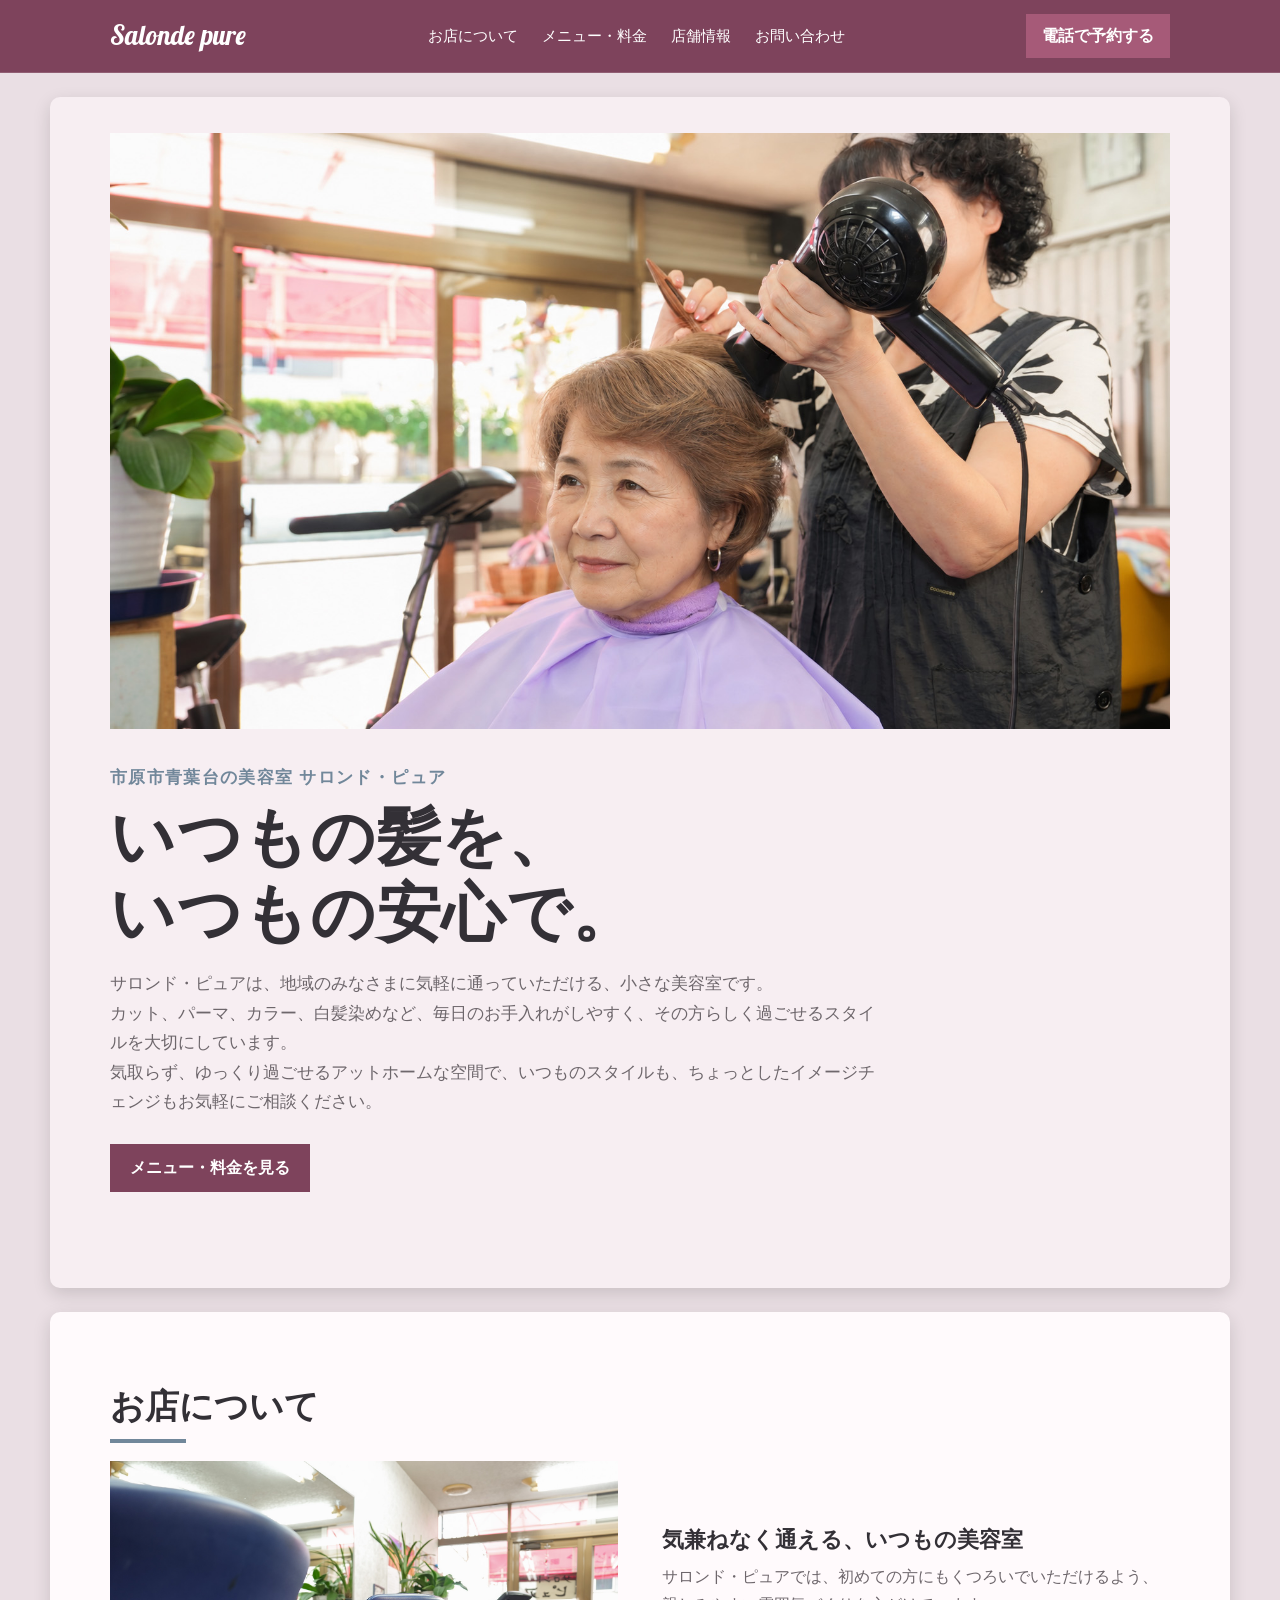
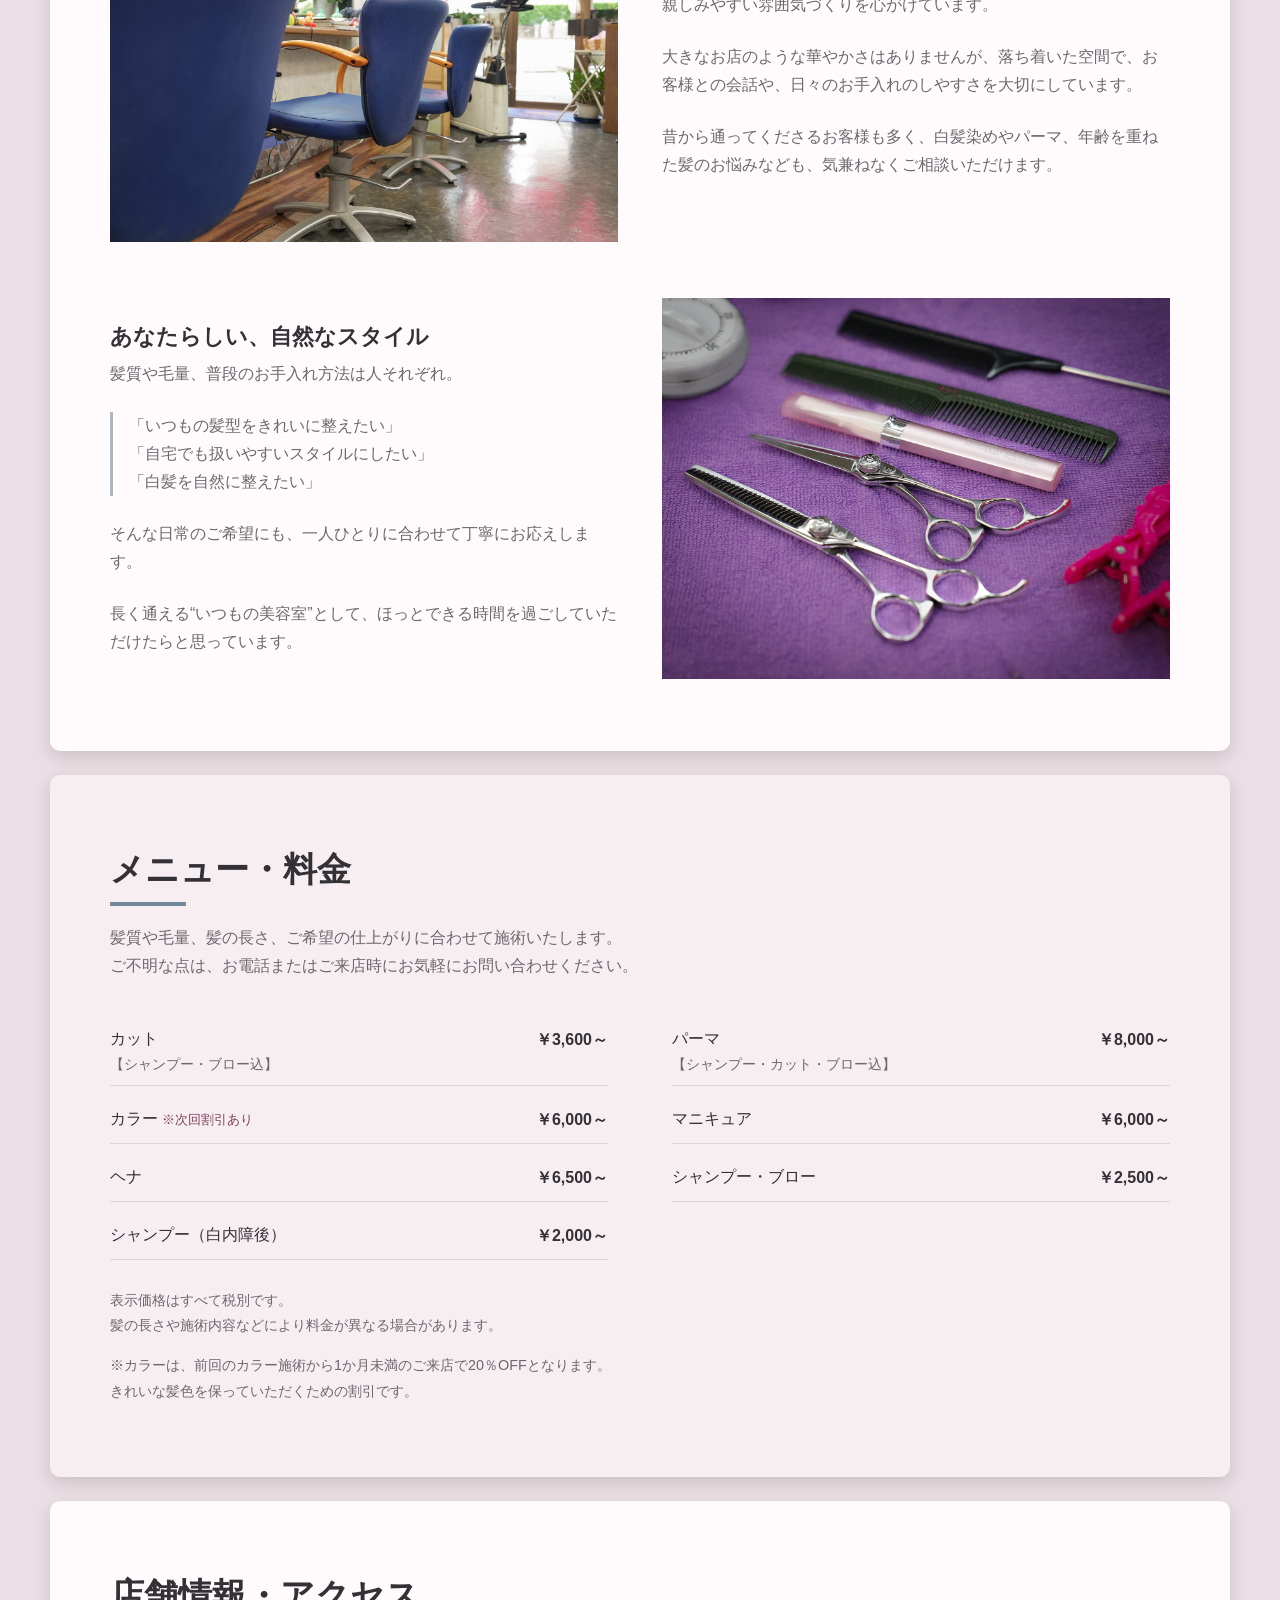
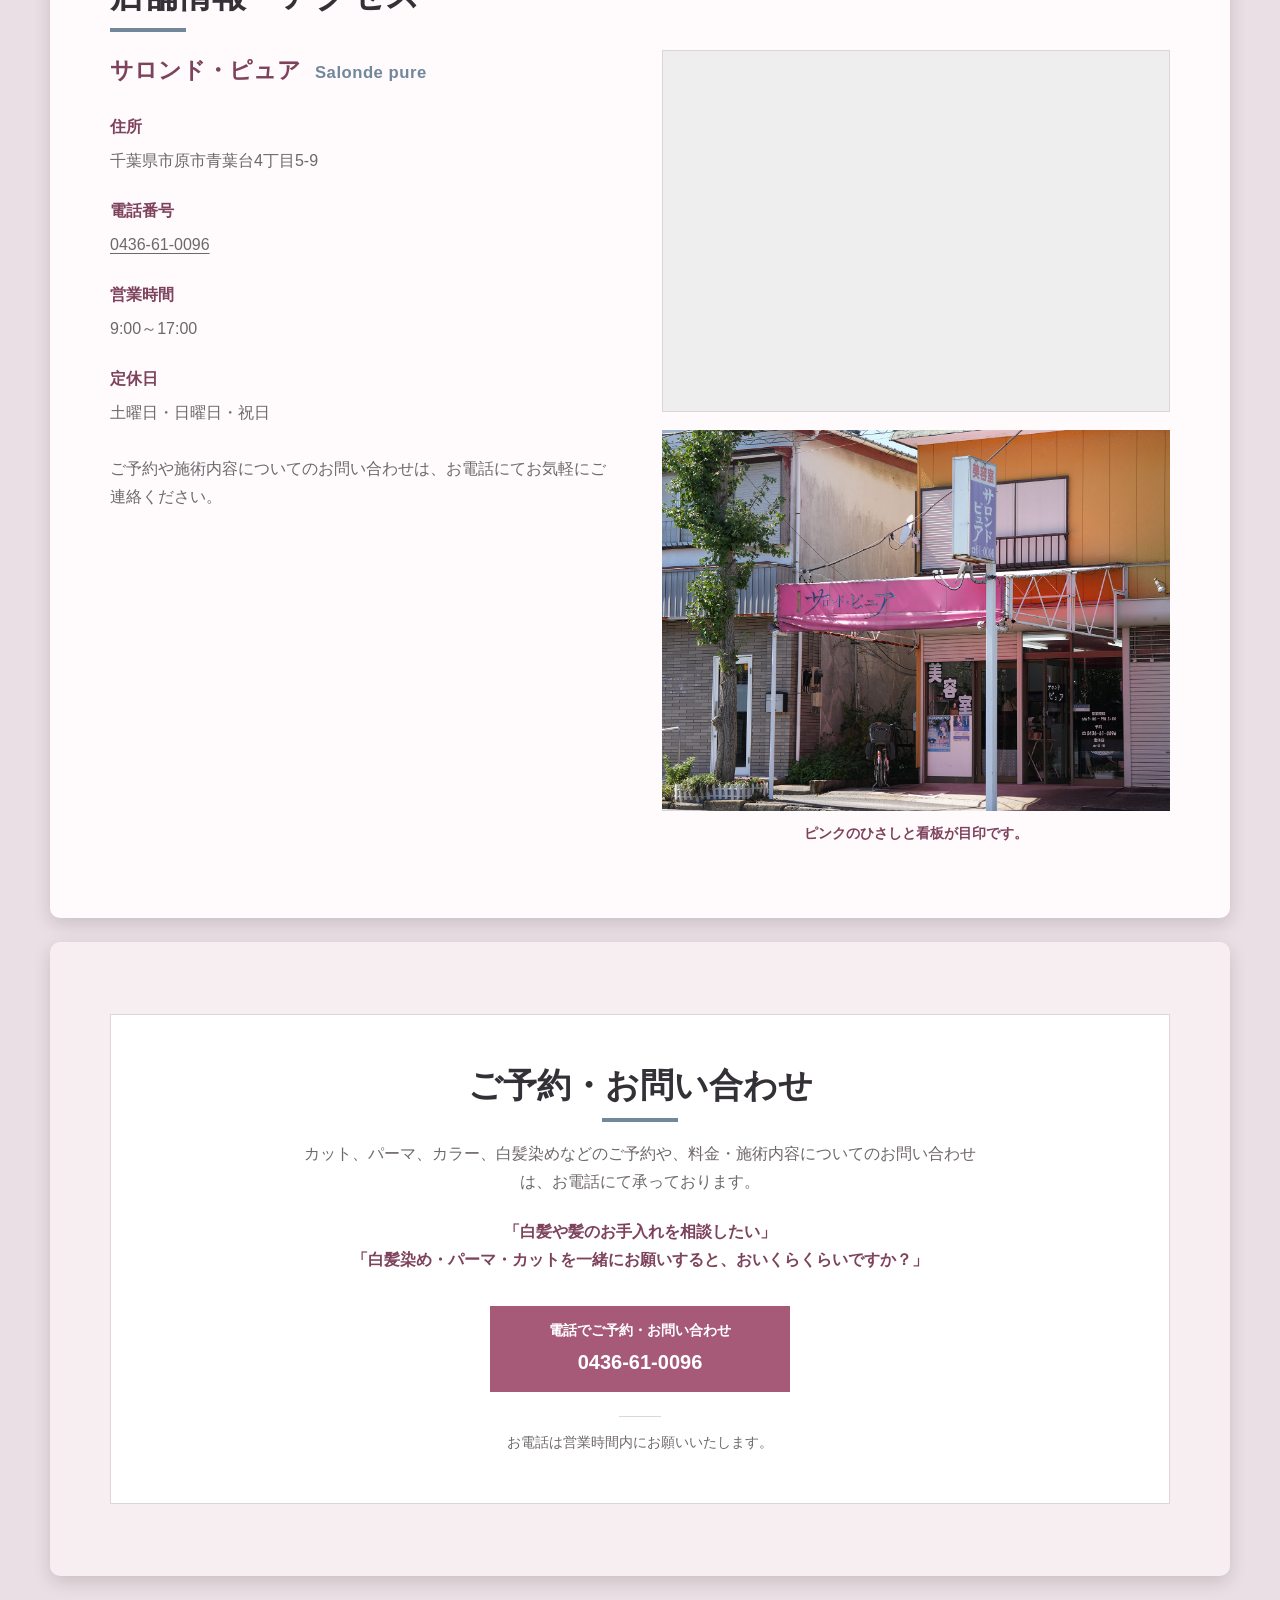
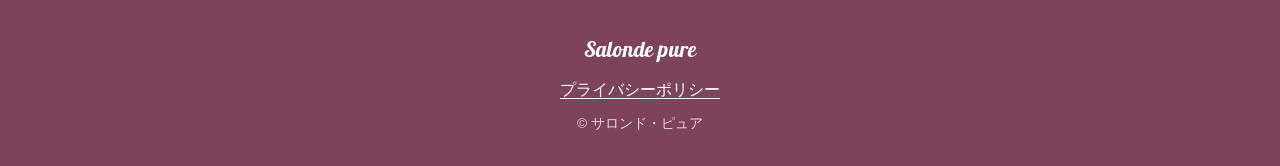
<file: index.html>
<!doctype html>
<html lang="ja">
  <head>
    <meta charset="UTF-8" />
    <meta name="viewport" content="width=device-width, initial-scale=1.0" />

    <!--
    練習・デモ用なので検索エンジンには出さない設定。
    本番公開時は、必要に応じて削除する。
  -->
    <meta name="robots" content="noindex,nofollow" />

    <title>サロンド・ピュア（Salonde pure）｜市原市青葉台の美容室</title>
    <meta
      name="description"
      content="市原市青葉台の小さな美容室 サロンド・ピュア（Salonde pure）。カット、パーマ、カラー、白髪染めなど、毎日のお手入れがしやすいスタイルをご提案します。"
    />

    <!--
    CSSは2段構成。

    reset.css
    → ブラウザごとの初期スタイル差を整える土台。

    style.css
    → このサイト固有のレイアウト・色・装飾。

    reset.css を先、style.css を後に読むことが重要。
    後から読み込んだ style.css で必要な見た目を上書きする。
  -->
    <link rel="stylesheet" href="css/reset.css" />
    <link rel="stylesheet" href="css/style.css" />

    <!--
    favicon：
    今回は「SP」のモノグラムを使用。
    本番案件ではクライアントの正式ロゴがあれば差し替える。
  -->
    <link rel="icon" href="favicon.ico" sizes="any" />
    <link rel="icon" type="image/png" sizes="32x32" href="img/favicon-32.png" />
    <link rel="apple-touch-icon" href="img/apple-touch-icon.png" />

    <!--
    Headerの英字店名だけ、実店舗メンバーズカードの雰囲気に近い
    Google Fonts「Lobster」を使用する。

    本文は読みやすさ優先で、従来の日本語向けシステムフォントを維持。
  -->
    <link rel="preconnect" href="https://fonts.googleapis.com" />
    <link rel="preconnect" href="https://fonts.gstatic.com" crossorigin />
    <link
      href="https://fonts.googleapis.com/css2?family=Lobster&display=swap"
      rel="stylesheet"
    />

    <!--
    OGPは次段階で追加予定。
    デモ公開時は noindex のままでもよい。
  --></head>

  <body id="top">
    <!-- ========================================================
       Header
       ======================================================== -->
    <header class="site-header">
      <div class="container header-inner">
        <!--
        店名ロゴはTOPへのリンク。
        1ページサイトでは、ロゴを押すとページ先頭へ戻る動作が自然。
      -->
        <a class="site-logo" href="#top" aria-label="ページの先頭へ戻る">
          Salonde pure
        </a>

        <nav aria-label="メインナビゲーション">
          <ul class="nav-list">
            <li><a href="#about">お店について</a></li>
            <li><a href="#menu">メニュー・料金</a></li>
            <li><a href="#access">店舗情報</a></li>
            <li><a href="#contact">お問い合わせ</a></li>
          </ul>
        </nav>

        <!--
        Headerの強調CTAは「電話で予約する」。

        通常navの「お問い合わせ」は #contact へ。
        強調CTAは直接 tel: へ。

        同じ場所へ飛ぶリンクを二重に置かず、
        「情報を見る」と「電話する」の役割を分ける。
      -->
        <a class="header-cta" href="tel:0436610096"> 電話で予約する </a>
      </div>
    </header>

    <main>
      <!-- ======================================================
         Hero
         ====================================================== -->
      <section class="hero">
        <div class="container">
          <!--
          Hero画像。

          PCでは16:9、スマホではCSS側で4:3の額縁へ変更する。
          重要な人物・手元を中央寄りに配置した画像なので、
          左右がトリミングされても主役が残りやすい。
        -->
          <div class="hero-visual">
            <img
              src="img/hero_salon.jpg"
              alt="美容師が女性客の髪をブラシで整えているサロンド・ピュアのイメージ"
            />
          </div>

          <div class="hero-text">
            <h1 class="hero-title">市原市青葉台の美容室 サロンド・ピュア</h1>

            <p class="hero-catch">
              いつもの髪を、<br />
              いつもの安心で。
            </p>

            <p class="hero-description">
              サロンド・ピュアは、地域のみなさまに気軽に通っていただける、小さな美容室です。<br />
              カット、パーマ、カラー、白髪染めなど、毎日のお手入れがしやすく、その方らしく過ごせるスタイルを大切にしています。<br />
              気取らず、ゆっくり過ごせるアットホームな空間で、いつものスタイルも、ちょっとしたイメージチェンジもお気軽にご相談ください。
            </p>

            <a class="hero-button" href="#menu"> メニュー・料金を見る </a>
          </div>
        </div>
      </section>

      <!-- ======================================================
         About
         ====================================================== -->
      <section id="about" class="section">
        <div class="container">
          <h2 class="section-title">お店について</h2>

          <div class="about-row">
            <!--
            About 1：店内の雰囲気を見せる4:3画像。
            「空間」の説明役なので、人物は置かず店内そのものを見せる。
          -->
            <div class="about-visual">
              <img
                src="img/about_salon_interior.jpg"
                alt="ピンク色の美容椅子と鏡がある小さな美容室の店内イメージ"
                loading="lazy"
              />
            </div>

            <div class="about-text">
              <h3>気兼ねなく通える、いつもの美容室</h3>
              <p>
                サロンド・ピュアでは、初めての方にもくつろいでいただけるよう、親しみやすい雰囲気づくりを心がけています。
              </p>
              <p>
                大きなお店のような華やかさはありませんが、落ち着いた空間で、お客様との会話や、日々のお手入れのしやすさを大切にしています。
              </p>
              <p>
                昔から通ってくださるお客様も多く、白髪染めやパーマ、年齢を重ねた髪のお悩みなども、気兼ねなくご相談いただけます。
              </p>
            </div>
          </div>

          <div class="about-row reverse">
            <!--
            About 2：仕事道具のディテールを見せる4:3画像。
            About 1が「空間」、こちらは「仕事」の説明役。
          -->
            <div class="about-visual">
              <img
                src="img/about_salon_tools.jpg"
                alt="ハサミ、コーム、ブラシなど美容室の仕事道具のイメージ"
                loading="lazy"
              />
            </div>

            <div class="about-text">
              <h3>あなたらしい、自然なスタイル</h3>
              <p>髪質や毛量、普段のお手入れ方法は人それぞれ。</p>
              <p class="about-quote">
                「いつもの髪型をきれいに整えたい」<br />
                「自宅でも扱いやすいスタイルにしたい」<br />
                「白髪を自然に整えたい」
              </p>
              <p>
                そんな日常のご希望にも、一人ひとりに合わせて丁寧にお応えします。
              </p>
              <p>
                長く通える“いつもの美容室”として、ほっとできる時間を過ごしていただけたらと思っています。
              </p>
            </div>
          </div>
        </div>
      </section>

      <!-- ======================================================
         Menu
         ====================================================== -->
      <section id="menu" class="section">
        <div class="container">
          <h2 class="section-title">メニュー・料金</h2>

          <p class="section-lead">
            髪質や毛量、髪の長さ、ご希望の仕上がりに合わせて施術いたします。<br />
            ご不明な点は、お電話またはご来店時にお気軽にお問い合わせください。
          </p>

          <div class="menu-grid">
            <div class="menu-item">
              <span class="menu-name">
                <span class="menu-name-main">カット</span>
                <span class="menu-detail">【シャンプー・ブロー込】</span>
              </span>
              <span class="menu-price">￥3,600～</span>
            </div>

            <div class="menu-item">
              <span class="menu-name">
                <span class="menu-name-main">パーマ</span>
                <span class="menu-detail"
                  >【シャンプー・カット・ブロー込】</span
                >
              </span>
              <span class="menu-price">￥8,000～</span>
            </div>

            <div class="menu-item">
              <span class="menu-name"
                >カラー
                <span class="menu-discount-label">※次回割引あり</span></span
              >
              <span class="menu-price">￥6,000～</span>
            </div>

            <div class="menu-item">
              <span class="menu-name">マニキュア</span>
              <span class="menu-price">￥6,000～</span>
            </div>

            <div class="menu-item">
              <span class="menu-name">ヘナ</span>
              <span class="menu-price">￥6,500～</span>
            </div>

            <div class="menu-item">
              <span class="menu-name">シャンプー・ブロー</span>
              <span class="menu-price">￥2,500～</span>
            </div>

            <div class="menu-item">
              <span class="menu-name">シャンプー（白内障後）</span>
              <span class="menu-price">￥2,000～</span>
            </div>
          </div>

          <p class="menu-note">
            表示価格はすべて税別です。<br />
            髪の長さや施術内容などにより料金が異なる場合があります。
          </p>

          <p class="menu-note menu-note-discount">
            ※カラーは、前回のカラー施術から1か月未満のご来店で20％OFFとなります。<br />
            きれいな髪色を保っていただくための割引です。
          </p>
        </div>
      </section>

      <!-- ======================================================
         Store information / Access
         ====================================================== -->
      <section id="access" class="section">
        <div class="container">
          <h2 class="section-title">店舗情報・アクセス</h2>

          <div class="info-layout">
            <div class="info-text">
              <h3 class="shop-name">
                サロンド・ピュア <span class="shop-name-en">Salonde pure</span>
              </h3>

              <dl class="info-list">
                <dt>住所</dt>
                <dd>千葉県市原市青葉台4丁目5-9</dd>

                <dt>電話番号</dt>
                <dd><a href="tel:0436610096">0436-61-0096</a></dd>

                <dt>営業時間</dt>
                <dd>9:00～17:00</dd>

                <dt>定休日</dt>
                <dd>土曜日・日曜日・祝日</dd>
              </dl>

              <p class="access-note">
                ご予約や施術内容についてのお問い合わせは、お電話にてお気軽にご連絡ください。
              </p>
            </div>

            <div class="access-visuals">
              <div class="map-box">
                <!--
                Google Maps = 地図の中身
                CSS = 地図を入れる額縁

                現段階では住所検索型のembedを仮配置。
                最終版ではGoogle Mapsの「共有 → 地図を埋め込む」から
                取得した正式iframeへ差し替えてもよい。
              -->
                <iframe
                  src="https://www.google.com/maps?q=%E5%8D%83%E8%91%89%E7%9C%8C%E5%B8%82%E5%8E%9F%E5%B8%82%E9%9D%92%E8%91%89%E5%8F%B04%E4%B8%81%E7%9B%AE5-9&z=16&output=embed"
                  title="サロンド・ピュア周辺地図"
                  loading="lazy"
                  referrerpolicy="no-referrer-when-downgrade"
                ></iframe>
              </div>

              <!--
              店舗外観。
              Heroではなく、アクセス情報の「現実確認」として置く。

              figure + figcaption にすることで、
              PCの2カラムでもスマホの1カラムでも
              「ピンクのひさしと看板が目印です。」が
              必ずこの写真の説明として付いてくる。
            -->
              <figure class="store-photo-figure">
                <div class="store-photo">
                  <img
                    src="img/store_exterior.jpg"
                    alt="ピンクのひさしと看板があるサロンド・ピュアの店舗外観イメージ"
                    loading="lazy"
                  />
                </div>
                <figcaption class="store-photo-caption">
                  ピンクのひさしと看板が目印です。
                </figcaption>
              </figure>
            </div>
          </div>
        </div>
      </section>

      <!-- ======================================================
         Contact
         ====================================================== -->
      <section id="contact" class="section">
        <div class="container">
          <div class="contact-box">
            <h2 class="section-title">ご予約・お問い合わせ</h2>

            <p class="contact-lead">
              カット、パーマ、カラー、白髪染めなどのご予約や、料金・施術内容についてのお問い合わせは、お電話にて承っております。
            </p>

            <p class="contact-example">
              「白髪や髪のお手入れを相談したい」<br />
              「白髪染め・パーマ・カットを一緒にお願いすると、おいくらくらいですか？」
            </p>

            <div class="contact-actions">
              <a class="contact-button tel" href="tel:0436610096">
                <span class="contact-button-label"
                  >電話でご予約・お問い合わせ</span
                >
                <span class="contact-phone">0436-61-0096</span>
              </a>
            </div>

            <p class="contact-note">お電話は営業時間内にお願いいたします。</p>
          </div>
        </div>
      </section>
    </main>

    <!-- ========================================================
       Footer
       ======================================================== -->
    <footer class="site-footer">
      <p class="footer-name">Salonde pure</p>

      <p class="footer-nav">
        <a href="privacy.html"> プライバシーポリシー </a>
      </p>

      <p class="copyright">&copy; サロンド・ピュア</p>
    </footer>
  </body>
</html>
</file>
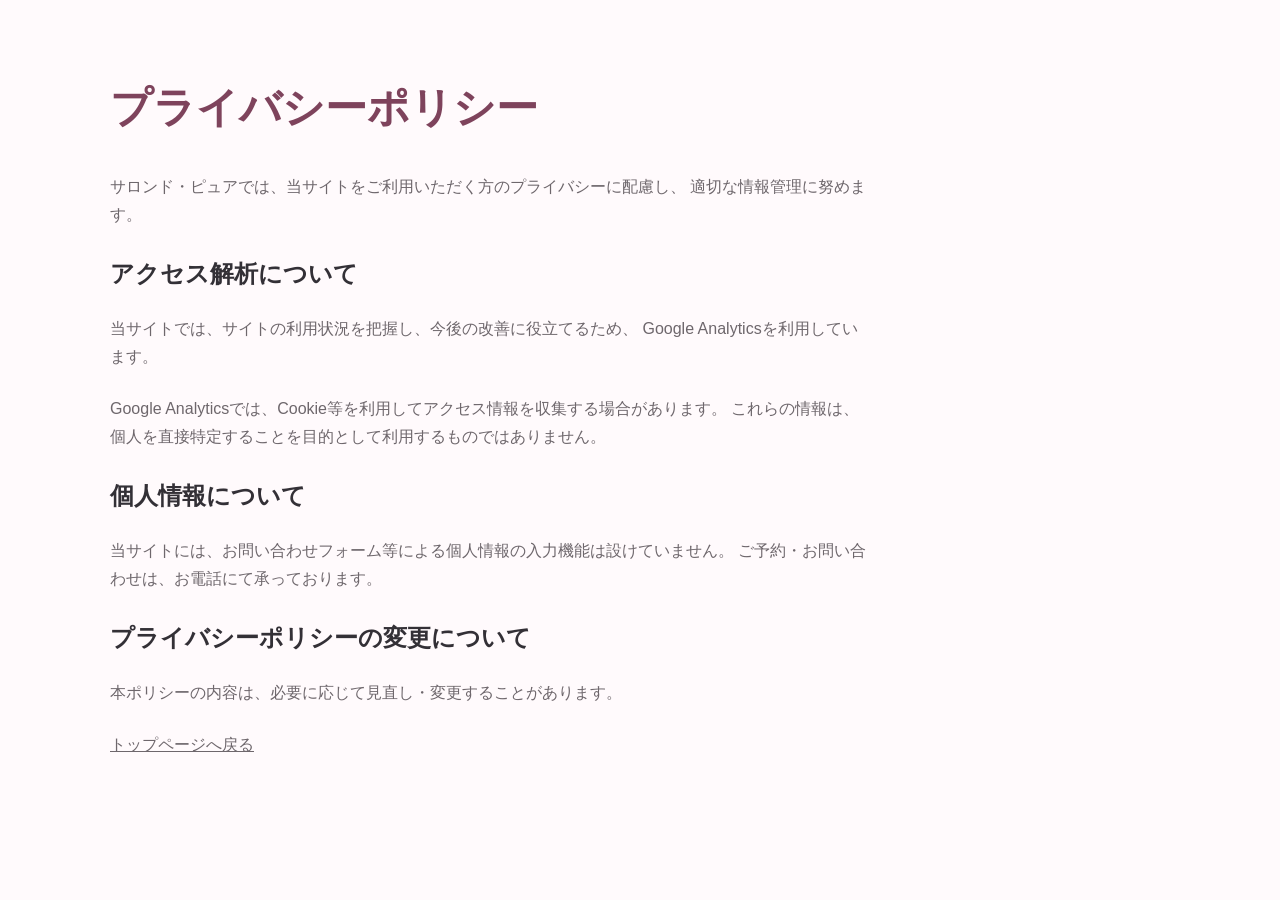
<file: privacy.html>
<!doctype html>
<html lang="ja">
  <head>
    <meta charset="UTF-8" />
    <meta name="viewport" content="width=device-width, initial-scale=1.0" />
    <meta name="robots" content="noindex,nofollow" />

    <title>プライバシーポリシー｜Salonde pure</title>

    <link rel="stylesheet" href="css/reset.css" />
    <link rel="stylesheet" href="css/style.css" />
  </head>

  <body>
    <main class="privacy-page">
      <div class="container">
        <h1>プライバシーポリシー</h1>

        <p>
          サロンド・ピュアでは、当サイトをご利用いただく方のプライバシーに配慮し、
          適切な情報管理に努めます。
        </p>

        <h2>アクセス解析について</h2>

        <p>
          当サイトでは、サイトの利用状況を把握し、今後の改善に役立てるため、
          Google Analyticsを利用しています。
        </p>

        <p>
          Google
          Analyticsでは、Cookie等を利用してアクセス情報を収集する場合があります。
          これらの情報は、個人を直接特定することを目的として利用するものではありません。
        </p>

        <h2>個人情報について</h2>

        <p>
          当サイトには、お問い合わせフォーム等による個人情報の入力機能は設けていません。
          ご予約・お問い合わせは、お電話にて承っております。
        </p>

        <h2>プライバシーポリシーの変更について</h2>

        <p>本ポリシーの内容は、必要に応じて見直し・変更することがあります。</p>

        <p>
          <a href="index.html">トップページへ戻る</a>
        </p>
      </div>
    </main>
  </body>
</html>
</file>
<file: css/style.css>
/*
      ======================================================================
      美容室デモ：テンプレ流用・2号機
      ======================================================================

      ここまで単体教材で作ってきた、

      01〜06  レスポンシブ基礎 / Flex / Grid
      07      Header / Nav
      08      Hero
      09      Menu
      10      About
      11      店舗情報 / Google Map
      12      Contact / Footer

      を1枚のHTMLへ合体する。

      今回の目標は「最終完成」ではなく、

      ・各パーツが1ページとしてつながる
      ・PC / 中間幅 / スマホで崩れない
      ・色、余白、見出しに全体のルールを持たせる
      ・後で別案件へ流用しやすい

      という “中間完成版”。


      ======================================================================
      合体時に大事な考え方
      ======================================================================

      単体教材では、それぞれのHTMLに

      body
      .container
      h1
      section
      @media

      などが個別に存在していた。

      しかし全部を1枚へ合体すると、
      同じ名前・似た役割のCSSが重複すると管理しにくい。

      そこで今回は、

      1. CSS変数
      2. 共通ルール
      3. セクション固有ルール
      4. スマホ用ルール

      という順番で整理する。


      ======================================================================
      0. CSS変数：色を一か所で管理
      ======================================================================

      :root に色を集めておくと、
      後で別業種へ流用するとき、

      「濃いマゼンダを別の色へ」
      「くすみピンクをピンク寄りへ」

      のような変更がしやすい。

      今回の配色：

      ごく淡いピンク白 = ベース
      くすみピンク     = セクション背景
      くすみマゼンダ   = 店舗のひさし由来の主アクセント
      青みグレー       = 店名ロゴ由来の補助アクセント
      濃いグレー       = 本文

      実店舗のピンク＋ブルーをそのまま原色で使わず、
      少しくすませてWeb向けに翻訳する。
    */

:root {
  --color-bg: #fffafc;
  --color-bg-sub: #f7eef2;
  --color-card: #ffffff;

  --color-magenta: #a65a78;
  --color-magenta-dark: #7e435c;

  --color-blue: #71879a;
  --color-blue-soft: #aab8c3;

  --color-text: #333036;
  --color-text-sub: #6e676c;

  --color-line: #ded5da;
}

/*
      ======================================================================
      1. 共通ルール
      ======================================================================
    */

html {
  /*
        Headerのページ内リンクを押した時、
        一瞬で飛ぶのではなく滑らかにスクロールする。

        JavaScript不要。
        CSSだけでできる小さな演出。
      */
  scroll-behavior: smooth;
}

body {
  font-family:
    -apple-system, BlinkMacSystemFont, "Segoe UI", "Hiragino Kaku Gothic ProN",
    "Hiragino Sans", "Yu Gothic", Meiryo, sans-serif;

  line-height: 1.75;
  color: var(--color-text);

  /*
        body = サイト全体の基本背景。
        各sectionでは、後から変更しやすいように
        backgroundをあえて個別にも明示する。
      */
  /*
        カード化したsectionの外側に見える「台紙」色。
        section内部の白/くすみピンクとの差を出すため、
        bodyは少し濃いめのくすみピンクにする。
      */
  background: #eadfe4;
}

a {
  color: inherit;
}

/*
      サイト全体の共通外枠。

      今回の打ち合わせで、
      2カラムの余裕を優先して max-width:1100px に統一。

      重要：
      「外枠が1100px」だからといって、
      文章を1100pxいっぱいまで読ませるわけではない。

      文章には別途 max-width を設ける。
    */
.container {
  width: 100%;
  max-width: 1100px;

  margin: 0 auto;

  padding-left: 20px;
  padding-right: 20px;
}

/*
      各通常セクションの共通上下余白。

      まず共通値を決め、
      Heroなど特別扱いしたい場所だけ個別上書きする。

      「共通ルール + 例外は明示」
      という方針。
    */
.section {
  /*
        section自体を少し内側へ入れて、
        body背景の上に浮かぶ大きなカードとして見せる。

        max-width:1180px
        → 中の .container(1100px) より少し広く、
          section自身の余白や影が見える幅。

        margin:24px auto
        → 上下に24pxの間隔、
          左右は中央寄せ。

        border-radius
        → 角丸。

        box-shadow
        → ごく薄い影。
          「カード化」はするが、
          アプリUIっぽくなりすぎない程度に抑える。

        overflow:hidden
        → section背景や中身が角丸の外へはみ出さないようにする。
      */
  max-width: 1180px;
  margin: 24px auto;

  padding-top: 72px;
  padding-bottom: 72px;

  /*
        ページ内リンクでこのsectionへ飛んだ時、
        stickyヘッダーの裏にH2が隠れないよう
        スクロール停止位置を少し下へずらす。

        普通のレイアウト余白には影響しない。
      */
  scroll-margin-top: 96px;

  border-radius: 10px;

  box-shadow: 0 6px 18px rgba(0, 0, 0, 0.14);

  overflow: hidden;
}

/*
      ======================================================================
      見出し階層
      ======================================================================

      h1 = ページ全体の主題 → Heroに1個
      h2 = 各セクション見出し
      h3 = セクション内の小見出し

      見た目だけでなくHTMLの意味も揃える。
    */

.section-title {
  position: relative;

  margin: 0 0 18px;

  padding-bottom: 14px;

  font-size: clamp(1.65rem, 3vw, 2.15rem);
  line-height: 1.3;
}

/*
      セクション見出し下の青みグレーライン。

      ブルーを強く出しすぎず、
      「実店舗ロゴのブルーを連想させる程度」の控えめな装飾。
    */
.section-title::after {
  content: "";

  position: absolute;
  left: 0;
  bottom: 0;

  /*
        56pxから少し長めの76pxへ。
        見出しに対して存在感を出しつつ、
        「帯」になりすぎない長さ。
      */
  width: 76px;
  height: 4px;

  background: var(--color-blue);
}

.section-lead {
  max-width: 760px;

  margin: 0 0 36px;

  color: var(--color-text-sub);
}

/*
      ======================================================================
      2. Header
      ======================================================================

      PCでは横一列：

      [LOGO] [Navigation] [ご予約・お問い合わせ]

      Header全体は sticky。
      スクロールしても上端へ残る。

      fixed と違って、
      元のレイアウト上の場所を保持したまま貼り付くため、
      今回は扱いやすい sticky を採用。
    */

.site-header {
  position: sticky;
  top: 0;
  z-index: 1000;

  background: var(--color-magenta-dark);
  color: #fff;

  border-bottom: 1px solid rgba(255, 255, 255, 0.15);
}

.header-inner {
  min-height: 72px;

  display: flex;
  align-items: center;
  justify-content: space-between;

  gap: 24px;
}

.site-logo {
  /*
        実店舗のメンバーズカード右上にある英字ロゴの雰囲気を拾い、
        HeaderだけGoogle Fonts「Lobster」を採用。

        本文まで装飾書体にすると可読性が落ちるため、
        ロゴ用途だけに限定する。
      */
  font-family: "Lobster", cursive;
  font-size: 1.65rem;
  line-height: 1;

  color: #fff;
  text-decoration: none;

  white-space: nowrap;
}

.site-logo:hover {
  opacity: 0.9;
}

/*
      nav-list の直接の子は li。

      覚え方：
      Flex / GridのDNA鑑定は「直接の親」を見る。

      PCでは ul をFlex親にして
      liを横並びにする。
    */
.nav-list {
  display: flex;
  align-items: center;

  gap: 24px;

  margin: 0;
  padding: 0;

  list-style: none;
}

.nav-list a {
  display: block;

  padding: 8px 0;

  color: #fff;
  text-decoration: none;

  font-size: 0.95rem;
}

.nav-list a:hover {
  text-decoration: underline;
  text-underline-offset: 4px;
}

/*
      Headerの「電話で予約する」は
      通常ナビより目的を強くしたCTA。

      今回は差し色のくすみマゼンダを使う。

      href は #contact ではなく mailto:。
      件名も最初から「ご予約・お問い合わせについて」と入る。

      一般問い合わせメールとは役割を分ける。
    */
.header-cta {
  display: inline-flex;
  align-items: center;
  justify-content: center;

  min-height: 42px;

  padding: 8px 16px;

  background: var(--color-magenta);
  color: #fff;

  text-decoration: none;
  font-weight: 700;

  white-space: nowrap;
}

/*
      ======================================================================
      3. Hero
      ======================================================================

      Heroはページの最上部で印象を作る場所。

      構成：
      MV画像
      h1
      リード文
      CTA「メニュー・料金を見る」

      Hero下の余白は通常sectionより少し多め。
      これは「例外を個別に明示」する例でもある。
    */

.hero {
  /*
        Heroも今回は一度カード化して比較する。

        Header / Footer は全幅のまま。
        Hero〜Contactまでをbody背景の上に浮かせる。

        後から全幅へ戻したい場合は、
        max-width / margin / border-radius / box-shadow
        を削除すればよい。
      */
  max-width: 1180px;
  margin: 24px auto;

  padding-top: 36px;
  padding-bottom: 96px;

  background: var(--color-bg-sub);

  border-radius: 10px;

  box-shadow: 0 6px 18px rgba(0, 0, 0, 0.14);

  overflow: hidden;
}

/*
      親 = 額縁
      子img = 写真

      PCでは16:9の額縁。
    */
.hero-visual {
  aspect-ratio: 16 / 9;

  overflow: hidden;

  background: #ddd;
}

.hero-visual img {
  width: 100%;
  height: 100%;

  display: block;

  object-fit: cover;
  object-position: center;
}

.hero-text {
  max-width: 780px;

  padding-top: 36px;
}

/*
      Hero内のh1は、見た目の主役ではなく「このページが何のサイトか」を
      文書構造として明示する役割。
      小さめ・控えめに見せ、キャッチコピーとは役割を分ける。
    */
.hero-title {
  margin: 0 0 10px;

  color: var(--color-blue);
  font-size: clamp(0.9rem, 1.6vw, 1.05rem);
  font-weight: 700;
  line-height: 1.5;
  letter-spacing: 0.08em;
}

/*
      見た目上のHero主役はキャッチコピー。
      h1ではなくpだが、CSSで大きく見せる。
      HTMLの見出し階層と、視覚上の強弱は別に考える。
    */
.hero-catch {
  margin: 0 0 18px;

  color: var(--color-text);
  font-size: clamp(2.15rem, 5vw, 4rem);
  font-weight: 700;
  line-height: 1.18;
  letter-spacing: 0.01em;
}

.hero-description {
  margin: 0 0 28px;

  color: var(--color-text-sub);
  font-size: 1.05rem;
}

/*
      Hero CTAは通常の濃いマゼンダ。

      「ご予約・お問い合わせ」のような最重要CTAだけくすみマゼンダ、
      「メニュー・料金を見る」のような通常CTAは濃いマゼンダ。

      色に優先順位を持たせる。
    */
.hero-button {
  display: inline-flex;
  align-items: center;
  justify-content: center;

  min-height: 48px;

  padding: 10px 20px;

  background: var(--color-magenta-dark);
  color: #fff;

  text-decoration: none;
  font-weight: 700;
}

/*
      ======================================================================
      4. Menu
      ======================================================================

      セクション背景は個別指定。
      今はbodyと同系色でも、あえて明示しておく。

      後でここだけ別色へ変える時に見つけやすい。
    */

#menu {
  background: var(--color-bg-sub);
}

/*
      外側 = Grid
      内側 = Flex

      外側Grid：
      メニューアイテムそのものを2列に配置。

      内側Flex：
      各アイテムの「商品名 / 価格」を左右へ配置。
    */
.menu-grid {
  display: grid;
  grid-template-columns: repeat(2, minmax(0, 1fr));

  gap: 10px 64px;
}

.menu-item {
  display: flex;
  align-items: flex-start;
  justify-content: space-between;

  gap: 16px;

  padding: 9px 0;

  border-bottom: 1px solid var(--color-line);
}

.menu-name {
  flex: 1;
  min-width: 0;
}

.menu-name-main {
  display: block;
}

.menu-detail {
  display: block;

  margin-top: 2px;

  color: var(--color-text-sub);
  font-size: 0.86rem;
  line-height: 1.5;
}

.menu-discount-label {
  color: var(--color-magenta-dark);
  font-size: 0.82rem;
  font-weight: 400;
  white-space: nowrap;
}

.menu-price {
  flex-shrink: 0;

  padding-top: 1px;

  white-space: nowrap;

  text-align: right;
  font-weight: 700;

  /*
        対応フォントなら数字を等幅化。
        価格や表の日付などを揃えやすい。
      */
  font-variant-numeric: tabular-nums;
}

/*
      ======================================================================
      5. About / お店について
      ======================================================================
    */

#about {
  background: var(--color-bg);
}

.about-row {
  display: flex;
  align-items: center;

  gap: 44px;

  margin-bottom: 56px;
}

.about-row:last-child {
  margin-bottom: 0;
}

/*
      HTML順は毎回
      画像 → テキスト

      PCで2段目だけ見た目を反転する。
      DOM順は変更しない。
    */
.about-row.reverse {
  flex-direction: row-reverse;
}

.about-visual,
.about-text {
  flex: 1 1 0;

  /*
        Flexアイテムへの「縮小許可証」。

        初期状態ではFlexアイテムは
        中身が入らなくなるほど縮みたがらない。

        min-width:0 で
        「必要なら中身より狭くなってよい」
        と許可する。
      */
  min-width: 0;
}

.about-visual {
  aspect-ratio: 4 / 3;

  overflow: hidden;

  background: #ddd;
}

.about-visual img {
  width: 100%;
  height: 100%;

  display: block;

  object-fit: cover;
  object-position: center;
}

.about-text h3 {
  margin: 0 0 8px;

  font-size: 1.35rem;
  line-height: 1.4;
}

.about-text p {
  margin: 0 0 24px;
  color: var(--color-text-sub);
}

.about-text p:last-child {
  margin-bottom: 0;
}

/*
      ======================================================================
      6. 店舗情報 / Map
      ======================================================================
    */

#access {
  background: var(--color-bg);
}

.info-layout {
  display: flex;

  gap: 44px;

  /*
        PC：flex-direction の初期値は row。

        rowでは
        主軸 = 横
        交差軸 = 縦

        align-items:stretch は交差軸方向、
        つまり「高さ」を揃える方向へ働く。

        左の情報が高くなれば
        右のMap箱も同じ高さまで伸びる。
      */
  align-items: stretch;
}

.info-text,
.access-visuals {
  flex: 1 1 0;
  min-width: 0;
}

.info-list {
  margin: 0;
}

.info-list dt {
  margin-top: 22px;

  font-weight: 700;
  color: var(--color-magenta-dark);
}

.info-list dt:first-child {
  margin-top: 0;
}

.info-list dd {
  margin: 6px 0 0;

  color: var(--color-text-sub);
}

.location-list {
  margin: 8px 0 0;
  padding-left: 1.4em;
}

.location-list li {
  margin-bottom: 4px;
}

.sns-link {
  display: inline-flex;
  align-items: center;
  justify-content: center;

  min-height: 46px;

  margin-top: 24px;
  padding: 9px 18px;

  background: var(--color-magenta-dark);
  color: #fff;

  text-decoration: none;
  font-weight: 700;
}

/*
      Map側。

      今回は右カラムにMapと外観写真を縦積みするため、
      Mapには最低高さを持たせる。
    */
.map-box {
  min-height: 360px;

  overflow: hidden;

  background: #eee;
  border: 1px solid var(--color-line);
}

.map-box iframe {
  display: block;

  width: 100%;
  height: 100%;
  min-height: 360px;

  border: 0;
}

/*
      ======================================================================
      7. Contact / お問い合わせ
      ======================================================================

      セクション全体はくすみピンク。
      中に白いカードを置く。

      「セクション背景」と
      「セクション内カード背景」を分ける例。
    */

#contact {
  background: var(--color-bg-sub);
}

.contact-box {
  padding: 48px 32px;

  background: var(--color-card);

  border: 1px solid var(--color-line);

  text-align: center;
}

/*
      Contact内では見出しラインを中央配置。
    */
.contact-box .section-title::after {
  left: 50%;
  transform: translateX(-50%);
}

.contact-lead {
  max-width: 680px;

  margin: 0 auto;

  color: var(--color-text-sub);
}

/*
      この店舗では予約・お問い合わせとも電話のみ。

      メールやフォームは設けず、
      迷わず電話できるシンプルな導線にする。

      別店舗へテンプレ展開する場合は、
      必要に応じてLINEやフォーム等を追加する。
    */
.contact-actions {
  display: flex;
  justify-content: center;

  gap: 16px;

  margin-top: 32px;
}

/*
      inline-flex：

      外側はinline系の箱として扱いやすく、
      内側はFlexコンテナになる。

      今は中身が文字だけでも、
      将来アイコン + 文字になった時に
      そのまま横並び・中央揃えしやすい。

      「今は1個だけ並べているFlexbox」
      くらいの理解でOK。
    */
.contact-button {
  display: inline-flex;
  align-items: center;
  justify-content: center;

  min-width: 300px;
  min-height: 52px;

  padding: 11px 20px;

  text-decoration: none;
  font-weight: 700;

  border: 1px solid var(--color-magenta-dark);
}

.contact-button.tel {
  /*
        電話は今回の主要行動なのでくすみマゼンダ。
      */
  background: var(--color-magenta);
  color: #fff;

  border-color: var(--color-magenta);
}

.contact-note {
  position: relative;

  margin: 24px 0 0;
  padding-top: 14px;

  color: var(--color-text-sub);
  font-size: 0.9rem;
}

.contact-note::before {
  content: "";

  position: absolute;
  top: 0;
  left: 50%;

  width: 42px;
  height: 1px;

  background: var(--color-line);
  transform: translateX(-50%);
}

/*
      ======================================================================
      美容室版で追加した小パーツ
      ======================================================================
    */

/*
      画像完成前でもレイアウトだけ確認できる仮枠。
      本番画像を入れたら、この要素自体を img に置き換える予定。
    */
.image-placeholder {
  display: flex;
  align-items: center;
  justify-content: center;

  color: var(--color-text-sub);
  background: linear-gradient(135deg, var(--color-bg-sub), #fff);
  border: 1px dashed var(--color-blue-soft);

  text-align: center;
  font-size: 0.9rem;
  letter-spacing: 0.04em;
}

.menu-note {
  margin: 28px 0 0;

  color: var(--color-text-sub);
  font-size: 0.9rem;
  line-height: 1.8;
}

.menu-note-discount {
  margin-top: 14px;
}

.about-quote {
  padding-left: 1em;

  border-left: 3px solid var(--color-blue-soft);
}

.shop-name {
  margin: 0 0 22px;

  color: var(--color-magenta-dark);
  font-size: 1.45rem;
}

/*
      店舗情報では、日本語名を主役にして英字表記を補助的に併記する。

      Headerのロゴは「Salonde pure」のまま。
      本文は年配のお客様にも読みやすい「サロンド・ピュア」を優先する。
    */
.shop-name-en {
  display: inline-block;

  margin-left: 0.45em;

  color: var(--color-blue);
  font-size: 0.72em;
  font-weight: 600;
  letter-spacing: 0.03em;
}

.info-list a {
  color: inherit;
  text-underline-offset: 3px;
}

.access-note {
  margin: 28px 0 0;

  color: var(--color-text-sub);
}

/*
      外観写真とキャプションを figure でひとまとまりにする。

      PCの2カラム時でも、スマホの1カラム時でも、
      「ピンクのひさしと看板が目印です。」が
      必ず外観写真の説明として直下に付いてくる。

      見た目の位置関係だけでなく、
      HTMLの文書構造としても画像と説明文の関係を明確にする。
    */
.store-photo-figure {
  margin: 0;
}

.store-photo-caption {
  margin: 10px 0 0;

  color: var(--color-magenta-dark);
  font-size: 0.9rem;
  font-weight: 700;
  text-align: center;
}

/*
      店舗情報の右側は、

      [Google Map]
      [実店舗外観]

      を縦に積む。
    */
.access-visuals {
  flex: 1 1 0;
  min-width: 0;

  display: grid;
  grid-template-rows: minmax(300px, 1fr) auto;
  gap: 18px;
}

.store-photo {
  aspect-ratio: 4 / 3;
  overflow: hidden;
}

.store-photo img {
  width: 100%;
  height: 100%;

  display: block;

  object-fit: cover;
  object-position: center;
}

.contact-example {
  max-width: 680px;

  margin: 22px auto;

  color: var(--color-magenta-dark);
  font-weight: 700;
}

.contact-button.tel {
  flex-direction: column;
  gap: 2px;
}

.contact-button-label {
  font-size: 0.9rem;
}

.contact-phone {
  font-size: 1.25rem;
  font-variant-numeric: tabular-nums;
}

/*
      ======================================================================
      8. Footer
      ======================================================================

      Footerは情報を詰め込みすぎない。

      ・店名
      ・プライバシーポリシー
      ・copyright

      のみ。

      Headerと同じ濃いマゼンダ系で、
      ページ全体を最後に締める。
    */

.site-footer {
  padding: 30px 20px;

  background: var(--color-magenta-dark);
  color: #fff;

  text-align: center;
}

.footer-name {
  margin: 0 0 8px;

  font-family: "Lobster", cursive;
  font-size: 1.35rem;
  letter-spacing: 0.01em;
}

.footer-nav {
  margin: 0 0 8px;
}

.footer-nav a {
  color: #fff;

  text-decoration: underline;
  text-underline-offset: 3px;
}

.copyright {
  margin: 0;

  font-size: 0.85rem;
  opacity: 0.8;
}

/*
      ======================================================================
      9. スマホ用ブレークポイント
      ======================================================================

      基本ブレークポイントは max-width:700px に統一。

      今回は
      「iPadだから768px」
      「Androidタブレットだから○○px」
      という端末名基準にはしない。

      原則：

      「そのレイアウトが苦しくなる幅で切る」

      ただし管理しやすさのため、
      まず700pxを標準として統一。

      後で実機 / DevTools確認をして、
      本当に必要なブロックだけ例外を追加する。
    */

@media (max-width: 700px) {
  /*
        PCより左右余白を少し縮小。
      */
  .container {
    padding-left: 16px;
    padding-right: 16px;
  }

  /*
        スマホは縦に長くなるので
        セクション上下余白も少し減らす。
      */
  .section {
    /*
          スマホでもカード感は残すが、
          左右の余白を広く取りすぎない。

          width:calc(...)
          → body背景を左右8pxずつ見せる。
        */
    width: calc(100% - 16px);
    margin: 8px auto;

    padding-top: 52px;
    padding-bottom: 52px;

    /*
          スマホHeaderは
          ロゴ + 2×2 nav + CTA でPCより高いため、
          アンカー到着位置も大きめにずらす。
        */
    scroll-margin-top: 210px;

    border-radius: 8px;
  }

  /* ------------------------------------------------------
         Header：スマホ
         ------------------------------------------------------

         PCではstickyだが、
         スマホではHeader全体が高くなるので static に戻す。

         画面上部をHeaderが1/3近く占領する問題を避ける。
      */

  /*
        スマホでも今回は sticky を維持。

        2×2 nav + 1列CTA にしたことで
        Headerの高さが比較的コンパクトに収まるため、
        利便性を優先して上部固定を残す。

        縦の短い端末で邪魔なら、
        後から position:static をここに追加すればよい。
      */

  .header-inner {
    display: block;

    min-height: 0;

    padding-top: 16px;
    padding-bottom: 16px;
  }

  /*
        スマホHeader：

        [       LOGO       ]

        [お店について] [メニュー]
        [店舗情報] [お問い合わせ]

        [        電話で予約する        ]

        という構成。
      */

  .site-logo {
    display: block;

    margin-bottom: 14px;

    text-align: center;
  }

  /*
        PCではFlexだったnavを、
        スマホでは2列Gridへ切り替える。

        displayは同じ要素でも
        ブレークポイントごとに変更できる。
      */
  .nav-list {
    display: grid;
    grid-template-columns: repeat(2, minmax(0, 1fr));

    gap: 8px;
  }

  .nav-list a {
    padding: 9px 8px;

    border: 1px solid rgba(255, 255, 255, 0.25);

    text-align: center;
  }

  .header-cta {
    display: flex;

    width: 100%;

    margin-top: 10px;
  }

  /* ------------------------------------------------------
         Hero：スマホ
         ------------------------------------------------------ */

  .hero {
    width: calc(100% - 16px);
    margin: 8px auto;

    padding-top: 16px;
    padding-bottom: 72px;

    border-radius: 8px;
  }

  /*
        PC 16:9
        ↓
        スマホ 4:3

        スマホでは横幅が狭いため、
        4:3にして高さを確保しつつ、PC画像からのトリミング差を抑える。
      */
  .hero-visual {
    aspect-ratio: 4 / 3;
  }

  .hero-text {
    padding-top: 28px;
  }

  .hero-title {
    font-size: 0.9rem;
    letter-spacing: 0.06em;
  }

  .hero-catch {
    font-size: clamp(1.7rem, 7vw, 2.3rem);
  }

  /* ------------------------------------------------------
         Menu：スマホ
         ------------------------------------------------------

         2列Grid
         ↓
         1列Grid
      */

  .menu-grid {
    grid-template-columns: 1fr;

    gap: 8px;
  }

  /* ------------------------------------------------------
         About：スマホ
         ------------------------------------------------------

         PC：
         画像 | テキスト
         テキスト | 画像

         スマホ：
         画像
         テキスト

         画像
         テキスト

         HTML順は変えない。
      */

  .about-row,
  .about-row.reverse {
    flex-direction: column;
    align-items: stretch;

    gap: 22px;

    margin-bottom: 44px;
  }

  /*
        PCの flex:1 1 0 を解除。

        columnになると主軸が縦へ変わるので、
        flex-basis:0 が高さ方向へ効き、
        以前の実習では画像枠が潰れた。

        そこでスマホでは flex:none。
      */
  .about-visual,
  .about-text {
    flex: none;

    width: 100%;
  }

  /* ------------------------------------------------------
         店舗情報：スマホ
         ------------------------------------------------------ */

  .info-layout {
    flex-direction: column;

    gap: 26px;
  }

  .info-text,
  .access-visuals {
    flex: none;

    width: 100%;
  }

  .access-visuals {
    display: grid;
    grid-template-rows: auto auto;
  }

  /*
        columnでは、

        主軸 = 縦
        交差軸 = 横

        align-items:stretch は横方向へ効く。

        Map高さはstretchでは決まらないため、
        min-height:280px で明示。
      */
  .map-box,
  .map-box iframe {
    min-height: 280px;
  }

  /* ------------------------------------------------------
         Contact：スマホ
         ------------------------------------------------------ */

  .contact-box {
    padding: 34px 20px;
  }

  /*
        この店舗では電話ボタン1つだけ。

        スマホでは横幅いっぱいに広げ、
        押しやすさを優先する。
      */
  .contact-actions {
    flex-direction: column;
    align-items: stretch;
  }

  .contact-button {
    width: 100%;

    /*
          PC用の最低幅220pxを解除。
        */
    min-width: 0;
  }
}

/*
      ======================================================================
      10. テンプレとしてのカスタマイズ場所
      ======================================================================

      後で別案件へ流用する時に、
      まず見る場所：

      【色】
      :root の --color-...

      【全体幅】
      .container の max-width:1100px

      【通常セクション余白】
      .section の padding

      【Heroだけの余白】
      .hero の padding

      【スマホ切替】
      @media (max-width:700px)

      【各セクション背景】
      #menu
      #about
      #access
      #contact

      【見出しライン】
      .section-title::after

      【目立つCTA】
      --color-magenta


      ======================================================================
      11. 今回の合体版で確認すること
      ======================================================================

      まずDevToolsで、

      1. 1100px以上
         → 全体が最大1100pxで中央に収まるか

      2. 800〜900px前後
         → “タブレット専用” と考えず、
           中間幅として自然に縮むか

      3. 700px直前
         → 2カラムがまだ苦しくないか

      4. 700px以下
         → Header / Menu / About / Map / Contact が
           1カラムまたはスマホ用配置へ切り替わるか

      5. 390px前後
         → 実際のスマホ幅で文字・ボタンが窮屈でないか


      ======================================================================
      一言まとめ
      ======================================================================

      単体パーツ：
      「そのブロックが動くか」

      合体版：
      「全体として気持ちよく流れるか」

      ここから先は、
      CSSの個別技術だけでなく

      ・余白
      ・色
      ・視線
      ・情報の強弱

      という “サイト全体の設計” を見る段階。
    */

/*
      ======================================================================
      12. privacy.html 仮ページ
      ======================================================================

      今回は本文確定前なので最低限の読みやすさだけ用意。
      本番ポリシーが確定したら必要に応じて調整する。
    */

.privacy-page {
  min-height: 100vh;

  padding: 72px 0;

  background: var(--color-bg);
}

.privacy-page h1 {
  margin: 0 0 28px;

  color: var(--color-magenta-dark);
  font-size: clamp(1.8rem, 4vw, 2.6rem);
}

.privacy-page p {
  max-width: 760px;

  margin: 0 0 24px;

  color: var(--color-text-sub);
}
</file>
